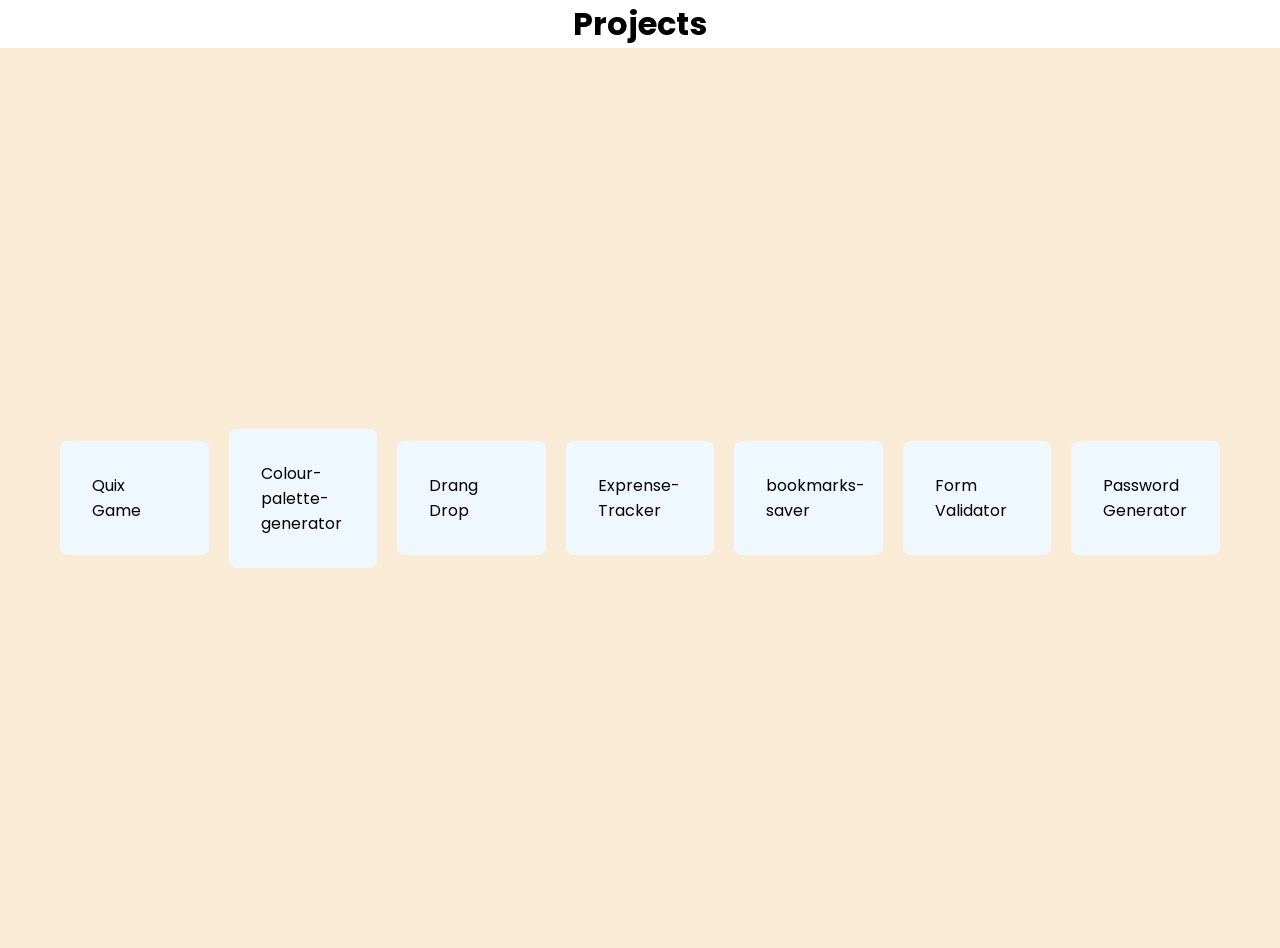
<file: index.html>
<!doctype html>
<html lang="en">
  <head>
    <meta charset="UTF-8" />
    <meta name="viewport" content="width=device-width, initial-scale=1.0" />
    <title>All projects</title>
    <link
      href="https://fonts.googleapis.com/css?family=Poppins:100,100italic,200,200italic,300,300italic,regular,italic,500,500italic,600,600italic,700,700italic,800,800italic,900,900italic"
      rel="stylesheet"
    />
    <link rel="stylesheet" href="style.css" />
  </head>
  <body>
    <h1>Projects</h1>
    <div class="container">
      <div class="project-card">
        <!-- <div>
          <img src="/100-projects/Images/Quizgame.png" alt="" />
        </div> -->
        <a href="./1-Quiz-Game/index.html">Quix Game</a>
        <!-- <button>View Project</button> -->
      </div>

      <div class="project-card">
        <a href="./2-colour-palette-generator/index.html"
          >Colour-palette-generator</a
        >
      </div>
      <div class="project-card">
        <a href="./3-drage-drop/index.html">Drang Drop</a>
      </div>
      <div class="project-card">
        <a href="./4-Exprense-Tracker/index.html">Exprense-Tracker</a>
      </div>
      <div class="project-card">
        <a href="./5-bookmarks-saver/index.html">bookmarks-saver</a>
      </div>
      <div class="project-card">
        <a href="./6-form-validator/index.html">Form Validator</a>
      </div>
      <div class="project-card">
        <a href="./7-password-generator/index.html">Password Generator</a>
      </div>
    </div>
  </body>
</html>
</file>
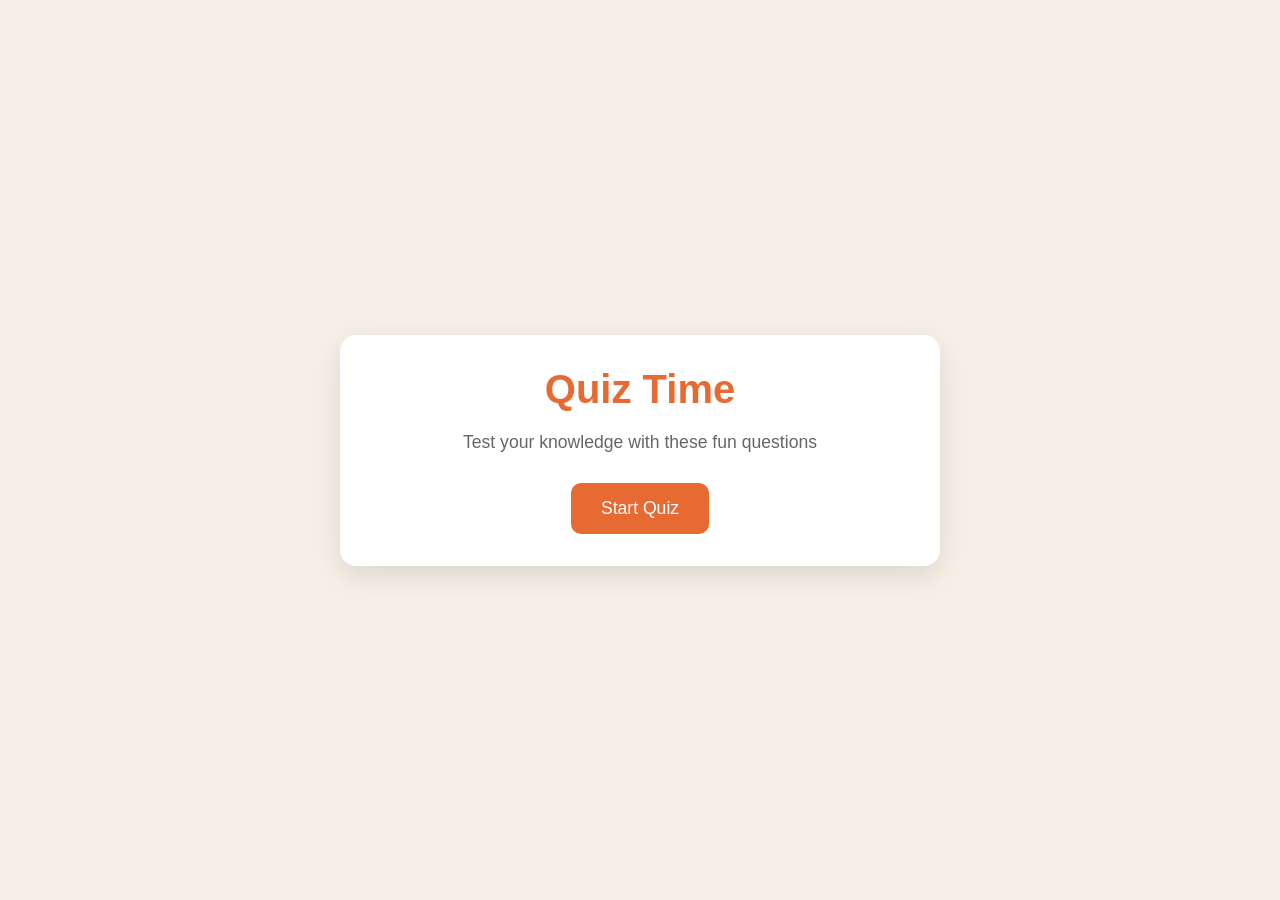
<file: 1-Quiz-Game/index.html>
<!doctype html>
<html lang="en">
  <head>
    <meta charset="UTF-8" />
    <meta name="viewport" content="width=device-width, initial-scale=1.0" />
    <title>Quiz Game</title>
    <link rel="stylesheet" href="style.css" />
  </head>
  <body>
    <div class="container">
      <!-- Screen 1 -->
      <div class="screen active" id="start-screen">
        <h1>Quiz Time</h1>
        <p>Test your knowledge with these fun questions</p>
        <button id="start-btn">Start Quiz</button>
      </div>
      <!-- Screen 2 -->
      <div class="screen " id="quiz-screen">
        <div class="quiz-header">
          <h2 id="question-text">Question goes here</h2>
          <div class="quiz-info">
            <p>
              Question <span id="current-question">1</span>of
              <span id="total-questions">5</span>
            </p>
            <p>Scrore: <span id="score">0</span></p>
          </div>
        </div>
        <!-- Screen 2 (answers) -->
        <div id="answers-container" class="answers-container">
          <!-- Answers butons will be insterted here from our js code later at some point -->
          
        </div>
        <!-- progress bar -->
        <div id="progress-bar" class="progress-bar">
          <div id="progress" class="progress"></div>
        </div>
      </div>
      <!-- screen3  -->
      <div id="result-screen" class="screen">
        <h1>Quiz Results</h1>
        <div id="result-info" class="result-info">
          <p>
            Your scored <span id="final-score">0</span> out of
            <span id="max-score">5</span>
          </p>
          <div id="result-message">Good job!</div>
        </div>
        <button id="restart-btn">Restart Quiz</button>
      </div>
    </div>

    <script src="script.js"></script>
  </body>
</html>
</file>
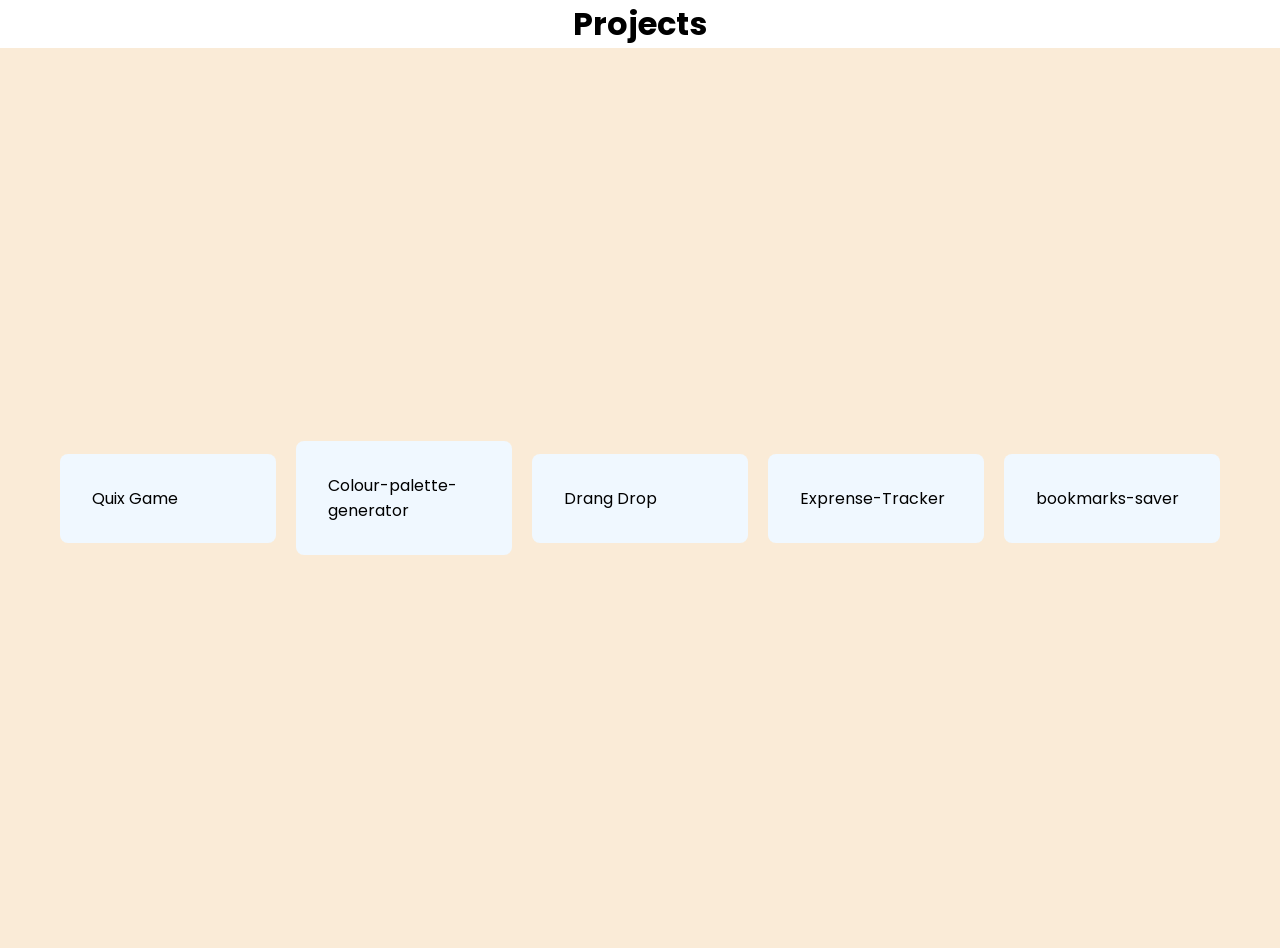
<file: 100-projects/index.html>
<!doctype html>
<html lang="en">
  <head>
    <meta charset="UTF-8" />
    <meta name="viewport" content="width=device-width, initial-scale=1.0" />
    <title>All projects</title>
    <link
      href="https://fonts.googleapis.com/css?family=Poppins:100,100italic,200,200italic,300,300italic,regular,italic,500,500italic,600,600italic,700,700italic,800,800italic,900,900italic"
      rel="stylesheet"
    />
    <link rel="stylesheet" href="style.css" />
  </head>
  <body>
    <h1>Projects</h1>
    <div class="container">
      <div class="project-card">
        <!-- <div>
          <img src="/100-projects/Images/Quizgame.png" alt="" />
        </div> -->
        <a href="./100-projects/1-Quiz-Game/index.html">Quix Game</a>
        <!-- <button>View Project</button> -->
      </div>

      <div class="project-card">
        <a href="./2-colour-palette-generator/index.html"
          >Colour-palette-generator</a
        >
      </div>
      <div class="project-card">
        <a href="./3-drage-drop/index.html">Drang Drop</a>
      </div>
      <div class="project-card">
        <a href="./4-Exprense-Tracker/index.html">Exprense-Tracker</a>
      </div>
      <div class="project-card">
        <a href="./5-bookmarks-saver/index.html">bookmarks-saver</a>
      </div>
    </div>
  </body>
</html>
</file>
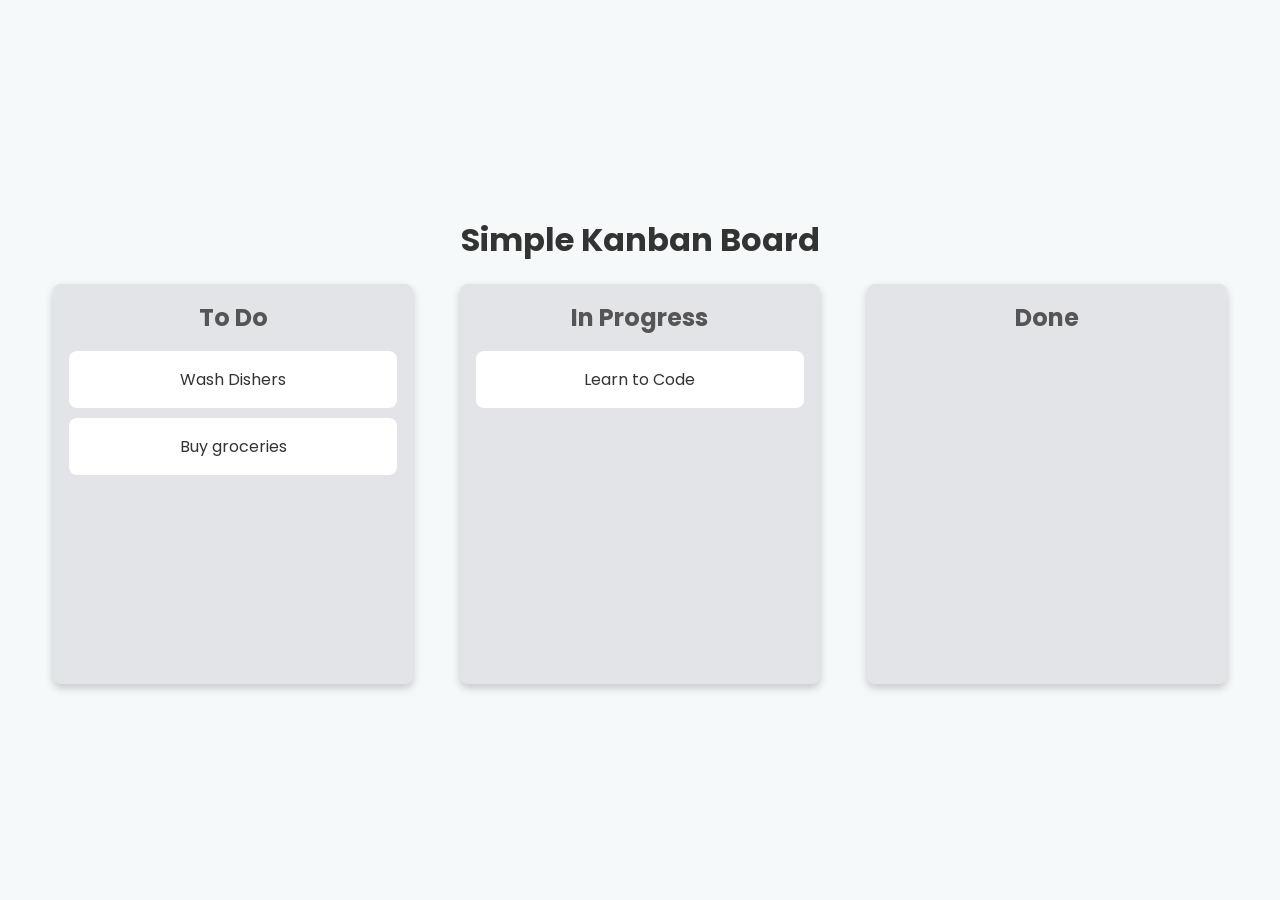
<file: 3-drage-drop/index.html>
<!doctype html>
<html lang="en">
  <head>
    <meta charset="UTF-8" />
    <meta name="viewport" content="width=device-width, initial-scale=1.0" />
    <title>Kanban Board</title>
    <link rel="stylesheet" href="style.css" />
  </head>
  <body>
    <div class="container">
      <h1>Simple Kanban Board</h1>
      <div class="board">
        <!-- box 1 -->
        <div id="list1" class="list">
          <h3>To Do</h3>
          <div class="card" draggable="true" id="card1">Wash Dishers</div>
          <div class="card" draggable="true" id="card2">Buy groceries</div>
        </div>
        <!-- box 2 -->
        <div id="list2" class="list">
          <h3>In Progress</h3>
          <div class="card" draggable="true" id="card3">Learn to Code</div>
        </div>
        <!-- box 3 -->
        <div id="list3" class="list">
          <h3>Done</h3>
        </div>
      </div>
    </div>
    <script src="script.js"></script>
  </body>
</html>
</file>
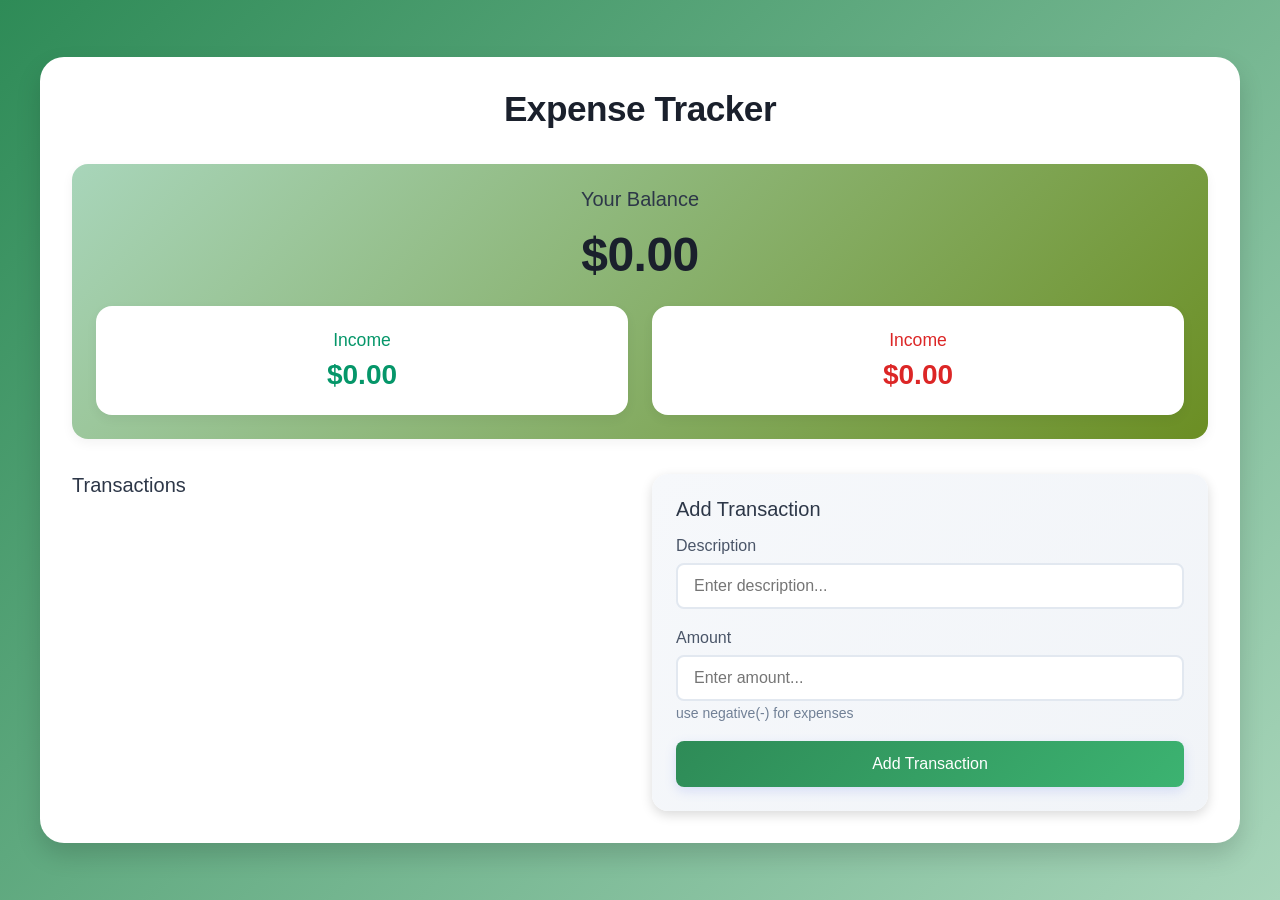
<file: 4-Exprense-Tracker/index.html>
<!doctype html>
<html lang="en">
  <head>
    <meta charset="UTF-8" />
    <meta name="viewport" content="width=device-width, initial-scale=1.0" />
    <title>Expense Tracker</title>
    <link rel="stylesheet" href="style.css" />
  </head>
  <body>
    <div class="container">
      <h1>Expense Tracker</h1>
      <div class="balance-container">
        <h2>Your Balance</h2>
        <h1 id="balance">$0.00</h1>
        <!-- income -->
        <div class="summary">
          <div class="income">
            <h3>Income</h3>
            <p id="income-amount">$0.00</p>
          </div>
          <!-- expenses -->
          <div class="expenses">
            <h3>Income</h3>
            <p id="expense-amount">$0.00</p>
          </div>
        </div>
      </div>
      <!-- Transactions -->
      <div class="main-content">
        <div class="transaction-container">
          <h2>Transactions</h2>
          <ul id="transaction-list">
            <!-- tarnsactions will be inserted here -->
          </ul>
        </div>

        <div class="form-container">
          <h2>Add Transaction</h2>

          <form id="transaction-form">
            <div class="form-group">
              <label for="description">Description</label>
              <input
                type="text"
                id="description"
                placeholder="Enter description..."
                required
              />
            </div>

            <div class="form-group">
              <label for="amount">Amount</label>
              <input
                type="number"
                id="amount"
                placeholder="Enter amount..."
                required
              />
              <small>use negative(-) for expenses</small>
            </div>
            <button type="submit">Add Transaction</button>
          </form>
        </div>
      </div>
    </div>

    <script src="script.js"></script>
  </body>
</html>
</file>
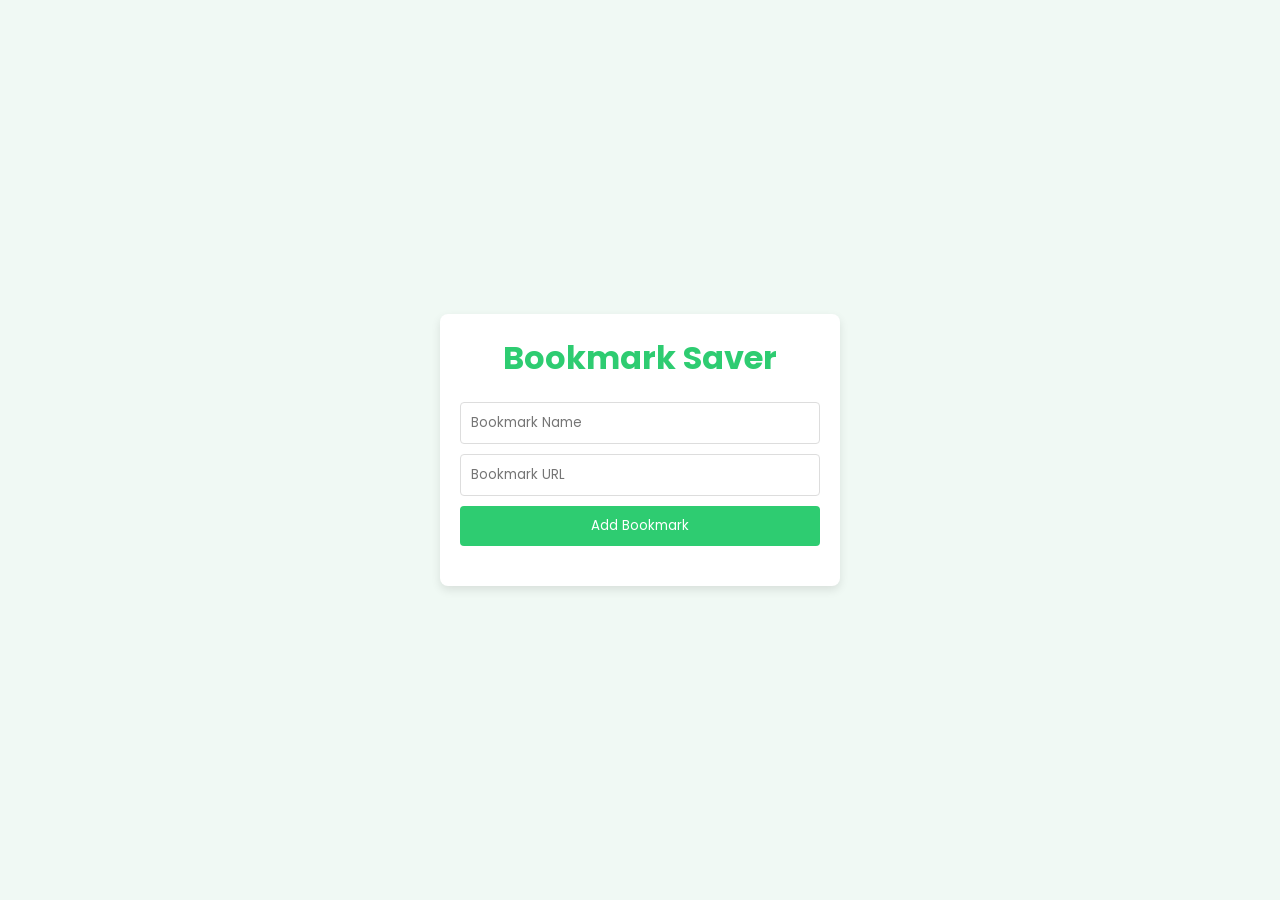
<file: 5-bookmarks-saver/index.html>
<!doctype html>
<html lang="en">
  <head>
    <meta charset="UTF-8" />
    <meta name="viewport" content="width=device-width, initial-scale=1.0" />
    <title>Bookmarks saver</title>
    <link href="https://fonts.googleapis.com/css?family=Poppins:100,100italic,200,200italic,300,300italic,regular,italic,500,500italic,600,600italic,700,700italic,800,800italic,900,900italic" rel="stylesheet" />

    <link rel="stylesheet" href="style.css" />
  </head>
  <body>
    <div class="app-Container">
      <h1>Bookmark Saver</h1>
      <div class="input-container">
        <input
          type="text"
          name=""
          id="bookmark-name"
          placeholder="Bookmark Name"
        />
        <input
          type="text"
          name=""
          id="bookmark-url"
          placeholder="Bookmark URL"
        />
        <button id="add-bookmark">Add Bookmark</button>
      </div>
      <ul id="bookmark-list">
        <!-- <li>vinay</li> -->
         
      </ul>
    </div>
    <script src="script.js"></script>
  </body>
</html>
</file>
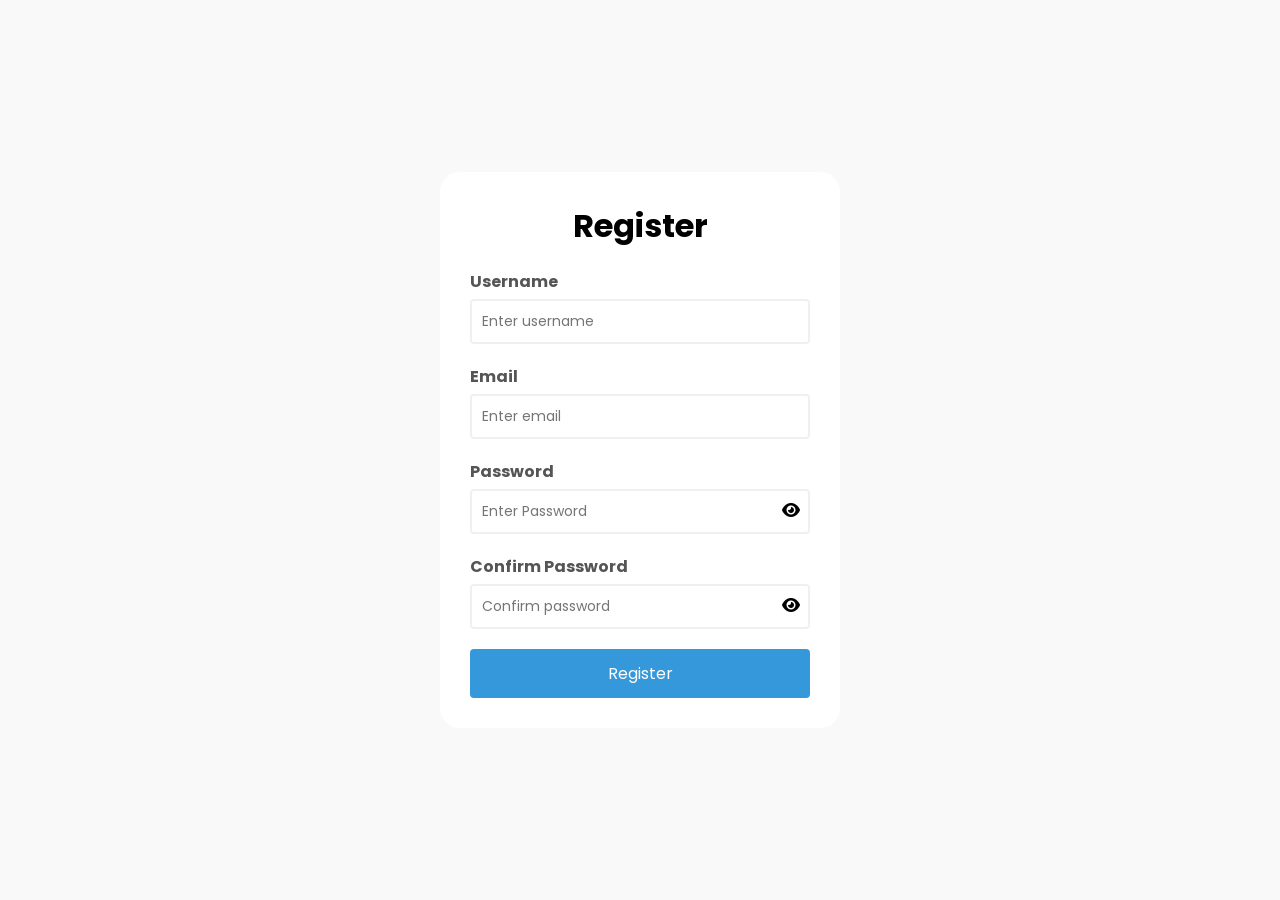
<file: 6-form-validator/index.html>
<!doctype html>
<html lang="en">
  <head>
    <meta charset="UTF-8" />
    <meta name="viewport" content="width=device-width, initial-scale=1.0" />

    <title>Form Validator</title>
    <link
      href="https://fonts.googleapis.com/css?family=Poppins:100,100italic,200,200italic,300,300italic,regular,italic,500,500italic,600,600italic,700,700italic,800,800italic,900,900italic"
      rel="stylesheet"
    />
    <link
      rel="stylesheet"
      href="https://cdnjs.cloudflare.com/ajax/libs/font-awesome/6.5.0/css/all.min.css"
    />
    <link rel="stylesheet" href="style.css" />
  </head>
  <body>
    <div class="container">
      <form id="registration-form">
        <h1>Register</h1>
        <!-- username -->
        <div class="form-group">
          <label for="">Username</label>
          <input
            type="text"
            id="username"
            placeholder="Enter username"
            required
          />
          <small></small>
        </div>

        <!-- Emial -->
        <div class="form-group">
          <label for="">Email</label>
          <input type="email" id="email" placeholder="Enter email" required />
          <small></small>
        </div>

        <!-- password -->
        <div class="form-group">
          <label for="">Password</label>
          <input
            type="password"
            id="password"
            placeholder="Enter Password"
            required
          />
          <i class="fa-solid fa-eye" id="togglePassword"></i>

          <small></small>
        </div>

        <!-- comfim password -->
        <div class="form-group">
          <label for="">Confirm Password</label>
          <input
            type="password"
            id="confirm-password"
            placeholder="Confirm password"
            required
          />
          <i class="fa-solid fa-eye" id="toggleConfirmPassword"></i>

          <small></small>
        </div>
        <!-- sumbit btn -->
        <button>Register</button>
      </form>
    </div>
    <script src="script.js"></script>
  </body>
</html>
</file>
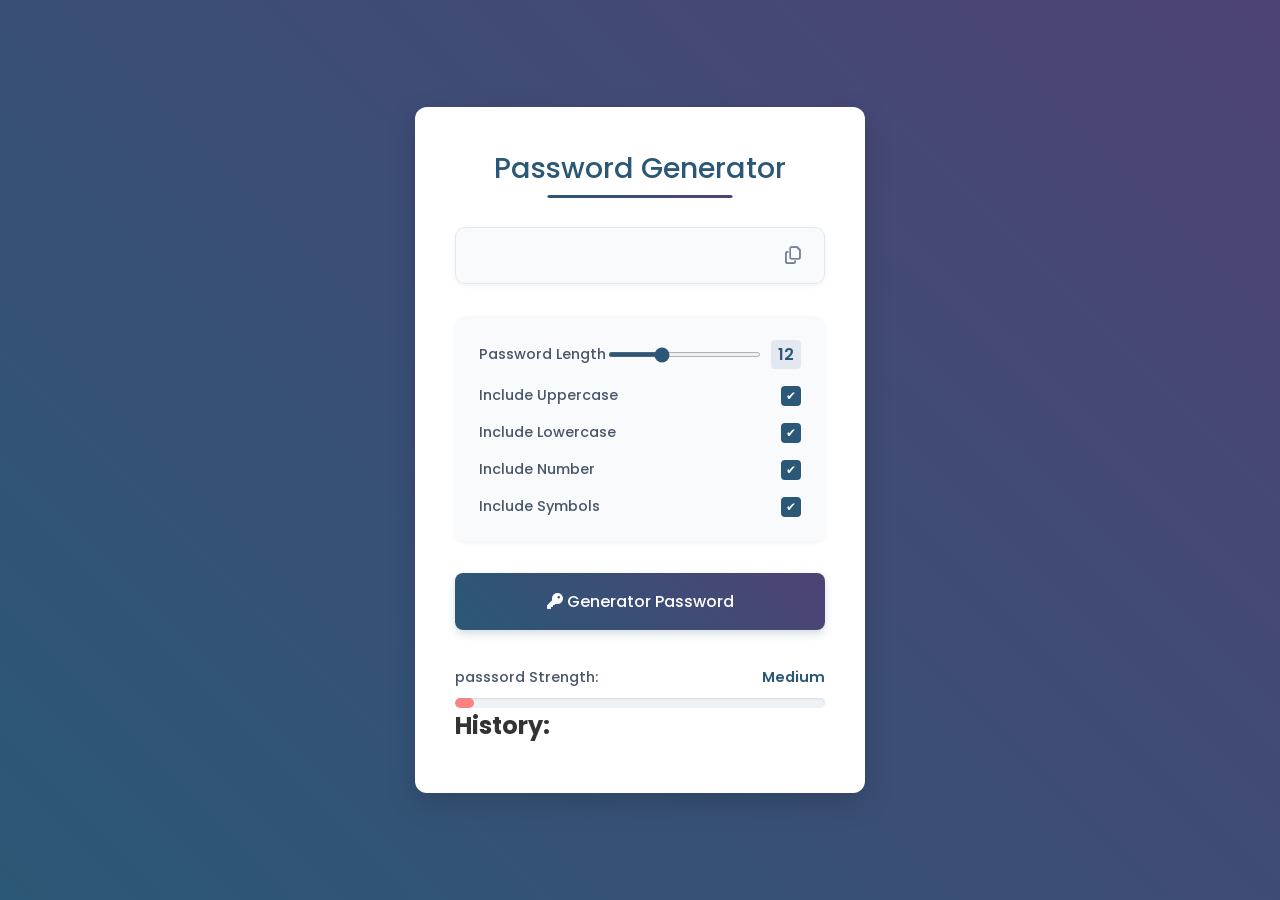
<file: 7-password-generator/index.html>
<!doctype html>
<html lang="en">
  <head>
    <meta charset="UTF-8" />
    <meta name="viewport" content="width=device-width, initial-scale=1.0" />
    <title>Password Generator</title>
    <link rel="stylesheet" href="style.css" />
    <link
      rel="stylesheet"
      href="https://cdnjs.cloudflare.com/ajax/libs/font-awesome/6.7.2/css/all.min.css"
      integrity="sha512-Evv84Mr4kqVGRNSgIGL/F/aIDqQb7xQ2vcrdIwxfjThSH8CSR7PBEakCr51Ck+w+/U6swU2Im1vVX0SVk9ABhg=="
      crossorigin="anonymous"
      referrerpolicy="no-referrer"
    />
  </head>
  <body>
    <div class="container">
        <!-- <button id="theme-toggle">🌙</button> -->
      <h1>Password Generator</h1>
      <!-- password container -->
      <div class="password-container">
        <input type="text" readonly id="password" />
        <i class="far fa-copy" id="copy-btn" title="Copy to clipboard"></i>
      </div>

      <!-- options -->
      <div class="options">
        <!-- password length-->
        <div class="option">
          <label for="length">Password Length</label>
          <div class="range-container">
            <input type="range" id="length" min="6" max="24" value="12" />
            <span id="length-value">12</span>
          </div>
        </div>

        <!-- include Uppercase -->
        <div class="option">
          <label for="uppercase">Include Uppercase</label>
          <input type="checkbox" id="uppercase" checked />
        </div>

        <!-- include Lowercase -->
        <div class="option">
          <label for="lowercase">Include Lowercase</label>
          <input type="checkbox" id="lowercase" checked />
        </div>

        <!-- include numbers -->
        <div class="option">
          <label for="number">Include Number</label>
          <input type="checkbox" id="number" checked />
        </div>

        <!-- Include symbols -->
        <div class="option">
          <label for="symbol">Include Symbols</label>
          <input type="checkbox" id="symbol" checked />
        </div>
      </div>

      <!-- button -->
      <button id="generate-btn">
        <i class="fas fa-key"></i>
        Generator Password
      </button>

      <!-- passsord container-->
      <div class="strength-container">
        <p>passsord Strength: <span id="strength-label">Medium</span></p>
        <div class="strength-meter">
          <div class="strength-bar"></div>
        </div>
      </div>
      <h2>History:</h2>
      <ul id="history"></ul>
    </div>
    <script src="javascript.js"></script>
  </body>
</html>
</file>
<file: style.css>
* {
  margin: 0;
  padding: 0;
  box-sizing: border-box;
  font-family: "Poppins";
}

.container {
  display: grid;
  grid-template-columns: repeat(auto-fit, minmax(130px, 1fr));
  gap: 20px;
  background-color: antiquewhite;
  height: 100vh;
  align-items: center;
  justify-content: center;
  padding: 60px;
}
.project-card {
  background-color: aliceblue;
  padding: 2rem;
  border-radius: 8px;
  transition: transform 0.2s;
  cursor: pointer;
  display: flex;
  flex-direction: column;
  gap: 10px;
}

.project-card:hover {
  transform: translateY(-5px);
  background-color: burlywood;
}
a {
  text-decoration: none;
  color: black;
}

a:hover {
  color: white;
}

img {
  height: 140px;
  width: 140px;
}
h1 {
  text-align: center;
}
button{
  background-color: white; 
  padding:0px  10px; 
  border-radius: 50px;
  border: 1px solid gray;
  font-size: 12px;
}
</file>
<file: 1-Quiz-Game/style.css>
* {
  padding: 0;
  margin: 0;
  box-sizing: border-box;
}
body {
  background-color: #f5efe6;
  display: flex;
  align-items: center;
  justify-content: center;
  min-height: 100vh;
  padding: 1rem;
  font-family: sans-serif;
}

.container {
  background-color: white;
  border-radius: 1rem;
  box-shadow: 0 10px 30px rgba(0, 0, 0, 0.1);
  width: 100%;
  max-width: 600px;
  overflow: hidden;
  position: relative;
}

/* screens */
.screen {
  display: none;
  padding: 2rem;
  text-align: center;
}

.screen.active {
  display: block;
}

/* Start screen */

#start-screen h1 {
  color: #e86a33;
  margin-bottom: 20px;
  font-size: 2.5rem;
}
#start-screen p {
  color: #666;
  margin-bottom: 30px;
  font-size: 1.1rem;
}

.quiz-header {
  margin-bottom: 2rem;
}
#question-text {
  color: #333;
  font-size: 1.5rem;
  margin-bottom: 1rem;
  line-height: 1.4;
}

.quiz-info {
  display: flex;
  justify-content: space-between;
  color: #666;
  margin-bottom: 10px;
}

.answers-container {
  display: flex;
  flex-direction: column;
  gap: 10px;
  margin-bottom: 25px;
}

.answer-btn {
  background-color: #f8f0e5;
  color: #333;
  border: 2px solid #eadbc8;
  border-radius: 10px;
  padding: 1rem;
  cursor: pointer;
  text-align: left;
  transition: all 0.3s ease;
}

.answer-btn:hover {
  background-color: #eadbc8;
  border-color: #dac0ae;
}
.answer-btn.correct {
  background-color: #e6fff0;
  border-color: #a3f0c4;
  color: #28a745;
}
.answer-btn.incorrect {
  background-color: #fff0f0;
  border-color: #ffbdbd;
  color: #dc3545;
}
.progress-bar {
  height: 10px;
  background-color: #f8f0e5;
  border-radius: 5px;
  overflow: hidden;
  margin-top: 20px;
}

.progress {
  height: 100%;
  background-color: #e86a33;
  width: 0%;
  transition: width 0.3 ease;
}
/* results screen */

#result-screen h1 {
  color: #e86a33;
  margin-bottom: 30px;
}

.result-info {
  background-color: #f8f0e5;
  border-radius: 10px;
  padding: 20px;
  margin-bottom: 30px;
}

.result-info p {
  font-size: 1.2rem;
  color: #333;
  margin-bottom: 1rem;
}
#result-message {
  font-size: 1.5rem;
  font-weight: 600;
  color: #e86a33;
}
button {
  background-color: #e86a33;
  color: white;
  border-radius: 10px;
  border: none;
  padding: 15px 30px;
  font-size: 1.1rem;
  cursor: pointer;
  transition: background-color 0.3 ease;
}
button:hover {
  background-color: #d45b28;
}

/* Responsive Design*/
@media (max-width: 500px) {
  /* when we hit 500px and below,implement the style below */
  .screen {
    padding: 1rem;
  }
  #start-screen h1 {
    font-size: 2rem;
  }
  #question-text {
    font-size: 1.3rem;
  }
  .answer-btn {
    padding: 12px;
  }
  button {
    padding: 12px 25px;
    font-size: 1rem;
  }
}
</file>
<file: 100-projects/style.css>
* {
  margin: 0;
  padding: 0;
  box-sizing: border-box;
  font-family: "Poppins";
}

.container {
  display: grid;
  grid-template-columns: repeat(auto-fit, minmax(130px, 1fr));
  gap: 20px;
  background-color: antiquewhite;
  height: 100vh;
  align-items: center;
  justify-content: center;
  padding: 60px;
}
.project-card {
  background-color: aliceblue;
  padding: 2rem;
  border-radius: 8px;
  transition: transform 0.2s;
  cursor: pointer;
  display: flex;
  flex-direction: column;
  gap: 10px;
}

.project-card:hover {
  transform: translateY(-5px);
  background-color: burlywood;
}
a {
  text-decoration: none;
  color: black;
}

a:hover {
  color: white;
}

img {
  height: 140px;
  width: 140px;
}
h1 {
  text-align: center;
}
button{
  background-color: white; 
  padding:0px  10px; 
  border-radius: 50px;
  border: 1px solid gray;
  font-size: 12px;
}
</file>
<file: 3-drage-drop/style.css>
/* basic  */
@import url(https://fonts.googleapis.com/css?family=Poppins:100,100italic,200,200italic,300,300italic,regular,italic,500,500italic,600,600italic,700,700italic,800,800italic,900,900italic);
* {
  margin: 0;
  padding: 0;
  box-sizing: border-box;
  font-family: "Poppins";
}

body {
  background-color: #f5f9fa;
  display: flex;
  justify-content: center;
  align-items: center;
  min-height: 100vh;
}

.container {
  text-align: center;
  width: 100%;
  padding: 1.3rem;
}

h1 {
  color: #333;
  margin-bottom: 20px;
  font-size: 2rem;
}

.board {
  display: flex;
  justify-content: space-around;
  align-items: flex-start;
  width: 100%;
  max-width: 1200px;
  margin: 0 auto;
  gap: 20px;
}
.list {
  background-color: #e3e4e8;
  padding: 1rem;
  border-radius: 8px;
  width: 30%;
  min-height: 400px;
  box-shadow: 0 4px 8px rgba(0, 0, 0, 0.2);
}
.list h3 {
  color: #555;
  margin-bottom: 1rem;
  font-size: 1.5rem;
}

.card{
  background-color: white;
  color: #333;
  padding: 1rem;
  margin-bottom: 10px;
  border-radius: 8px;
  cursor: grab;
}
.card:active{
  cursor: grabbing;
  transform: scale(1.05);
  box-shadow: 0 4px 8px grba(0,0,0,0.2);
}
.list.over{
  background-color: #d1d3d8;
}

@media(max-width:768px){
  .board{
    flex-direction: column;
    align-items: center;
  }
  .list{
    width: 80%;
    margin-bottom: 20px;
  }
}
</file>
<file: 4-Exprense-Tracker/style.css>
* {
  margin: 0;
  padding: 0;
  box-sizing: border-box;
}

body {
  background: linear-gradient(135deg, #2e8b57, #a8d5ba);
  min-height: 100vh;
  font-family: "Poppins", sans-serif;
  display: flex;
  align-items: center;
  justify-content: center;
  padding: 20px;
  color: #2d3436;
}

.container {
  width: 100%;
  max-width: 1200px;
  background-color: #fff;
  padding: 2rem;
  border-radius: 24px;
  box-shadow: 0 12px 24px rgba(0, 0, 0, 0.15);
}

h1 {
  text-align: center;
  color: #1a202c;
  margin-bottom: 35px;
  font-size: 2.2rem;
  font-weight: 600;
  letter-spacing: -0.5px;
}

h2 {
  color: #2d3748;
  margin-bottom: 1rem;
  font-size: 1.25rem;
  font-weight: 500;
}

.balance-container {
  text-align: center;
  margin-bottom: 35px;
  padding: 24px;
  background: linear-gradient(135deg, #a8d5ba, #6b8e23);
  border-radius: 1rem;
  box-shadow: 0 4px 12px rgba(0, 0, 0, 0.05);
}

.balance-container h1 {
  font-size: 3rem;
  margin: 15px 0;
}

.summary {
  display: grid;
  grid-template-columns: 1fr 1fr;
  gap: 24px;
  margin-top: 24px;
}

.main-content {
  display: grid;
  grid-template-columns: 1fr 1fr;
  gap: 24px;
}

.income,
.expenses {
  background-color: white;
  padding: 24px;
  border-radius: 1rem;
  box-shadow: 0 4px 12px rgba(0, 0, 0, 0.05);
  transition: transform 0.2s ease;
}

.income:hover,
.expenses:hover {
  transform: translateY(-2px);
}

.income h3 {
  color: #059669;
  font-size: 1.1rem;
  font-weight: 500;
}

.expenses h3 {
  color: #dc2626;
  font-size: 1.1rem;
  font-weight: 500;
}

.income p,
.expenses p {
  margin-top: 8px;
  font-size: 1.75rem;
  font-weight: 600;
}

.income p {
  color: #059669;
}

.expenses p {
  color: #dc2626;
}

.transaction-container {
  height: 100%;
  display: flex;
  flex-direction: column;
}

#transaction-list {
  list-style: none;
  max-height: 500px;
  overflow-y: auto;
  padding-right: 8px;
  flex-grow: 1;
}

#transaction-list::-webkit-scrollbar {
  width: 8px;
}

#transaction-list::-webkit-scrollbar-track {
  /* track is the bg of the scrollbar */
  background-color: #f1f1f1;
  border-radius: 4px;
}
#transaction-list::-webkit-scrollbar-thumb {
  /* thumb is the draggble part of the scrollbar */
  background-color: #cbd5e0;
  border-radius: 4px;
}
#transaction-list::-webkit-scrollbar-thumb:hover {
  background-color: #a0aec0;
}

.transaction {
  display: flex;
  justify-content: space-between;
  align-items: center;
  padding: 1rem 1.2rem;
  margin-bottom: 12px;
  border-radius: 12px;
  background-color: #fff;
  box-shadow: 0 2px 8px rgba(0, 0, 0, 0.05);
  transition: all 0.2s ease;
  border-right: 5px solid;
  animation: slideIn 0.3s ease;
}

@keyframes slideIn {
  from {
    opacity: 0;
    transform: translateX(-20px);
  }

  to {
    opacity: 1;
    transform: translateX(0px);
  }
}

.transaction:hover {
  transform: translateX(4px);
  box-shadow: 0 4px 12px rgba(0, 0, 0, 0.1);
}

.transaction.income {
  border-right-color: #059669;
}

.transaction.expense {
  border-right-color: #dc2626;
}

.transaction .delete-btn {
  background: none;
  border: none;
  color: #dc2626;
  cursor: pointer;
  font-size: 1.4rem;
  opacity: 0;
  transition: all 0.2s ease;
  padding: 4px 8px;
  border-radius: 4px;
  margin-left: 12px;
}

.transaction:hover .delete-btn {
  opacity: 1;
}

.transaction .delete-btn:hover {
  background-color: #fee2e2;
  transform: scale(1.1);
}

.form-container {
  background: linear-gradient(135deg, #f6f8fb, #f1f4f8);
  padding: 24px;
  border-radius: 16px;
  box-shadow: 0 4px 12px rgba(0, 0, 0, 0.15);
  height: 100%;
  display: flex;
  flex-direction: column;
}

.form-container form {
  height: 100%;
  display: flex;
  flex-direction: column;
}

.form-group {
  margin-bottom: 20px;
}

label {
  display: block;
  margin-bottom: 8px;
  color: #4a5568;
  font-weight: 500;
}

input {
  width: 100%;
  padding: 12px 16px;
  border: 2px solid #e2e8f0;
  border-radius: 8px;
  font-size: 1rem;
  transition: all 0.2s ease;
  background-color: white;
}

input:focus {
  outline: none;
  border-color: #667eea;
  box-shadow: 0 0 0 3px rgba(102, 126, 234, 0.1);
}

input:hover {
  border-color: #cbd5e0;
}

small {
  color: #718096;
  font-size: 0.875rem;
  margin-top: 4px;
  display: block;
}

button[type="submit"] {
  width: 100%;
  padding: 14px;
  background: linear-gradient(135deg, #2e8b57 0%, #3cb371 100%);
  color: white;
  border: none;
  border-radius: 8px;
  cursor: pointer;
  font-size: 1rem;
  font-weight: 500;
  transition: all 0.2s ease;
  box-shadow: 0 4px 12px rgba(102, 126, 234, 0.2);
  margin-top: auto;
}

button[type="submit"]:hover {
  transform: translateY(-2px);
  box-shadow: 0 6px 16px rgba(102, 126, 234, 0.3);
}

button[type="submit"]:active {
  transform: translateY(0);
}

/* responsiveness */

@media (max-width: 900px) {
  .main-content {
    grid-template-columns: 1fr;
  }

  #transaction-list {
    max-height: 300px;
  }
}

@media (max-width: 480px) {
  .container {
    padding: 24px;
  }

  .summary {
    grid-template-columns: 1fr;
    gap: 16px;
  }

  .balance-container h1 {
    font-size: 2.5rem;
  }

  .income p,
  .expenses p {
    font-size: 1.5rem;
  }

  .transaction {
    padding: 14px 16px;
  }

  h1 {
    font-size: 1.8rem;
  }
}
</file>
<file: 5-bookmarks-saver/style.css>
* {
  padding: 0;
  margin: 0;
  box-sizing: border-box;
  font-family: "Poppins";
}
body {
  background-color: #f0f9f4;
  color: #333;
  display: flex;
  align-items: center;
  justify-content: center;
  height: 100vh;
}
.app-Container {
  background-color: white;
  padding: 20px;
  border-radius: 8px;
  box-shadow: 0 4px 10px rgba(0, 0, 0, 0.1);
  max-width: 400px;
  width: 90%;
  text-align: center;
}
h1 {
  margin-bottom: 20px;
  color: #2ecc71;
}
.input-container {
  display: flex;
  flex-direction: column;
  gap: 10px;
  margin-bottom: 20px;
}
input {
  padding: 10px;
  border-radius: 4px;
  border: 1px solid #ddd;
}
button {
  padding: 10px;
  background-color: #2ecc71;
  color: white;
  border: none;
  border-radius: 4px;
  cursor: pointer;
  transition: background-color 0.3 ease;
}

button:hover {
  background-color: #27ae60;
}
#bookmark-list {
  list-style: none;
  padding: 0;
}

#bookmark-list li {
  background-color: #f9f9f9;
  padding: 10px;
  border: 1px solid #ddd;
  border-radius: 4px;
  margin-bottom: 10px;
  display: flex;
  justify-content: space-between;
  align-items: center;
}

#bookmark-list a {
  color: #2ecc71;
  text-decoration: none;
}
#bookmark-list button {
  background-color: #e74c3c;
  padding: 5px 10px;
}

#bookmark-list button:hover {
  background-color: #c0392b;
}
</file>
<file: 6-form-validator/style.css>
* {
  margin: 0;
  padding: 0;
  box-sizing: border-box;
  font-family: "Poppins";
}

body {
  background-color: #f9f9f9;
  display: flex;
  align-items: center;
  justify-content: center;
  min-height: 100vh;
}

.container {
  background-color: #fff;
  padding: 30px;
  border-radius: 20px;
  width: 100%;
  max-width: 400px;
  overflow: hidden;
  box-shadow: 0px 5px 15px grba(0, 0, 0, 0.1);
}
h1 {
  text-align: center;
  columns: #333;
  margin-bottom: 1.2rem;
}
.form-group {
  margin-bottom: 20px;
  position: relative;
}
label {
  display: block;
  margin-bottom: 5px;
  color: #555;
  font-weight: bold;
}
input {
  border: 2px solid #f0f0f0;
  border-radius: 4px;
  display: block;
  width: 100%;
  padding: 10px;
  font-size: 14px;
  transition: border-color 0.3s;
}
input:focus {
  outline: none;
  border-color: #3498db;
}

.form-group i {
  position: absolute;
  right: 10px;
  top: 50%;
  transform: translateY(30%);
  cursor: pointer;
}
small {
  visibility: hidden;
  position: absolute;
  bottom: -18px;
  left: 0;
  font-size: 12px;
}

button {
  cursor: pointer;
  background: #3498db;
  border: none;
  color: white;
  display: block;
  font-size: 1rem;
  margin-top: 20px;
  padding: 12px;
  border-radius: 4px;
  width: 100%;
  transition: background-color 0.3s;
}

button:hover {
  background-color: #2980b9;
}
.form-group.error input {
  border-color: #e77c3c;
}
.form-group.success input {
  border-color: #2ecc71;
}
.form-group.error small {
  visibility: visible;
  color: #e74c3c;
}
</file>
<file: 7-password-generator/style.css>
@import url(https://fonts.googleapis.com/css?family=Poppins:100,100italic,200,200italic,300,300italic,regular,italic,500,500italic,600,600italic,700,700italic,800,800italic,900,900italic);

:root {
  --primary-color: #2b5876;
  --secondary-color: #4e4376;
  --medium-color: #fbd38d;
  --storng-color: #68d391;
  --weak-color: #fc8181;
}

* {
  margin: 0;
  padding: 0;
  box-sizing: border-box;
  font-family: "Poppins";
}
body {
  background: linear-gradient(
    45deg,
    var(--primary-color),
    var(--secondary-color)
  );
  min-height: 100vh;
  display: flex;
  justify-content: center;
  align-items: center;
  color: #333;
  padding: 20px;
}
.container {
  background-color: #fff;
  padding: 2.5rem;
  border-radius: 12px;
  box-shadow: 0 10px 30px rgba(0, 0, 0, 0.15);
  width: 90%;
  max-width: 450px;
}
h1 {
  text-align: center;
  margin-bottom: 1.8rem;
  color: var(--primary-color);
  font-size: 1.8rem;
  font-weight: 500;
  position: relative;
  padding-bottom: 0.5rem;
}

h1::after {
  content: "";
  position: absolute;
  bottom: 0;
  left: 50%;
  transform: translateX(-50%);
  height: 3px;
  width: 50%;
  background: linear-gradient(
    45deg,
    var(--primary-color),
    var(--secondary-color)
  );
  border-radius: 2px;
}

.password-container {
  margin-bottom: 2rem;
  background-color: #f8fafc;
  border-radius: 10px;
  border: 1px solid #e3e8f0;
  overflow: hidden;
  box-shadow: 0 2px 5px rgba(0, 0, 0, 0.05);
  display: flex;
  align-items: center;
  justify-content: space-between;
  padding: 0 1rem 0 0;
}
#password {
  width: 100%;
  padding: 1.1rem;
  padding-right: 50px;
  border: none;
  background-color: transparent;
  color: #4a5568;
  letter-spacing: 1px;
  outline: none;
  border-radius: 10px;
}

#copy-btn {
  cursor: pointer;
  color: #718096;
  font-size: 1.1rem;
  width: 35px;
  height: 35px;
  display: flex;
  align-items: center;
  justify-content: center;
  border-radius: 50%;
}
#copy-btn:hover {
  color: var(--primary-color);
}

.options {
  margin-bottom: 2rem;
  background-color: #f8fafc;
  padding: 1.5rem;
  border-radius: 10px;
  box-shadow: 0 2px 5px rgba(0, 0, 0, 0.05);
}
.option {
  display: flex;
  justify-content: space-between;
  align-items: center;
  margin-bottom: 1rem;
}

.option:last-child {
  margin-bottom: 0;
}

.option label {
  font-size: 0.9rem;
  color: #4a5568;
  font-weight: 500;
}
.range-container {
  display: flex;
  align-items: center;
  gap: 10px;
  width: 60%;
}

input[type="range"] {
  accent-color: var(--primary-color);
  height: 5px;
  cursor: pointer;
  flex: 1;
}

input[type="checkbox"] {
  width: 20px;
  height: 20px;
  border: 2px solid var(--primary-color);
  appearance: none;
  border-radius: 4px;
  cursor: pointer;
  outline: none;
  position: relative;
  transition: all 0.3;
}

input[type="checkbox"]:checked {
  background-color: var(--primary-color);
}

input[type="checkbox"]:checked::after {
  content: "\2714";
  position: absolute;
  color: white;
  left: 50%;
  top: 50%;
  transform: translate(-50%, -50%);
  font-size: 12px;
}

#length-value {
  font-weight: 600;
  color: var(--primary-color);
  width: 30px;
  text-align: center;
  background: #e3e8f0;
  border-radius: 4px;
  padding: 2px 5px;
}
button {
  width: 100%;
  padding: 1rem;
  background: linear-gradient(
    45deg,
    var(--primary-color),
    var(--secondary-color)
  );
  border-radius: 8px;
  border: none;
  cursor: pointer;
  color: white;
  font-size: 1rem;
  font-weight: 500;
  transition: all 0.3s;
  margin-bottom: 1.5rem;
  box-shadow: 0 4px 8px rgba(43, 88, 118, 0.2);
}
button:hover {
  transform: translateY(-2px);
}
button:active {
  transform: translateY(0);
}

.strength-container {
  margin-top: 0.8rem;
}

.strength-container p {
  font-size: 0.9rem;
  color: #4a5568;
  margin-bottom: 0.6rem;
  display: flex;
  justify-content: space-between;
  font-weight: 500;
}

#strength-label {
  color: var(--primary-color);
  font-weight: 600;
}

.strength-meter {
  height: 10px;
  background-color: #edf2f7;
  border-radius: 5px;
  margin-top: 0.5rem;
  overflow: hidden;
  box-shadow: inset 0 1px 2px rgba(0, 0, 0, 0.1);
}

.strength-bar {
  height: 100%;
  width: 0;
  min-width: 5%;
  background-color: var(--weak-color);
  transition: all 0.3s ease;
  border-radius: 5px;
}
.dark{
    background: black;
    color: white;
}
#history{
   margin-top: 10px;
}

#history li{
   list-style: none;
   background: #f1f1f1;
   padding: 10px;
   margin-bottom: 8px;
   border-radius: 5px;
   font-size: 14px;
}

@media (max-width: 768px) {
  .container {
    width: 95%;
    padding: 1.8rem;
  }
  h1 {
    font-size: 1.6rem;
  }
  .option label{
    font-size: 0.9rem;
  }
}
</file>
